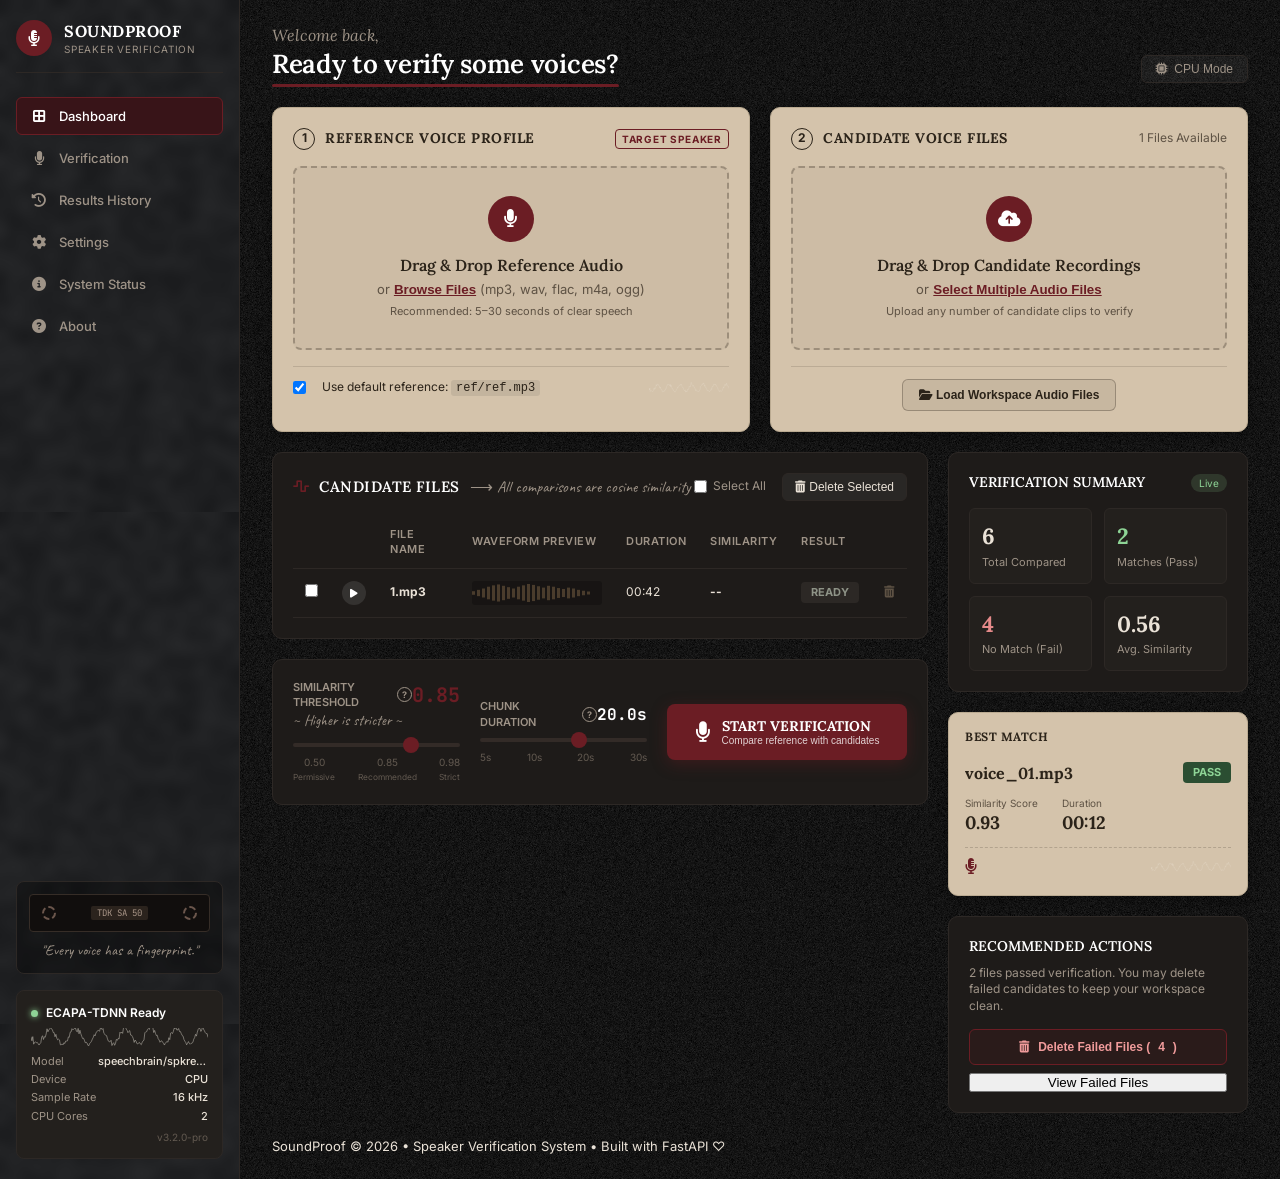
<file: index.html>
<!DOCTYPE html>
<html lang="en">
<head>
    <meta charset="UTF-8">
    <meta name="viewport" content="width=device-width, initial-scale=1.0">
    <title>SoundProof — Speaker Verification System</title>
    
    <!-- Google Fonts: Lora, Caveat, Inter, JetBrains Mono -->
    <link rel="preconnect" href="https://fonts.googleapis.com">
    <link rel="preconnect" href="https://fonts.gstatic.com" crossorigin>
    <link href="https://fonts.googleapis.com/css2?family=Caveat:wght@400;600;700&family=Inter:wght@400;500;600;700&family=JetBrains+Mono:wght@400;500;600&family=Lora:ital,wght@0,500;0,600;0,700;1,400;1,600&display=swap" rel="stylesheet">
    
    <!-- Font Awesome Icons -->
    <link rel="stylesheet" href="https://cdnjs.cloudflare.com/ajax/libs/font-awesome/6.4.0/css/all.min.css">
    
    <!-- Design Tokens & Stylesheet -->
    <link rel="stylesheet" href="/static/assets/design-tokens.css?v=3.2.8">
    <link rel="stylesheet" href="/static/style.css?v=3.2.8">
</head>
<body class="sp-dashboard-body tex-noise-grain">
    <div class="sp-layout-wrapper">

        <!-- Left Sidebar Navigation -->
        <aside class="sp-sidebar tex-charcoal-concrete">
            <div class="sp-brand-header">
                <div class="sp-brand-badge">
                    <i class="fa-solid fa-microphone-lines"></i>
                </div>
                <div class="sp-brand-title">
                    <h2>SOUNDPROOF</h2>
                    <span>SPEAKER VERIFICATION</span>
                </div>
            </div>

            <!-- Sidebar Nav Links -->
            <nav class="sp-sidebar-nav">
                <button class="nav-link active" data-view="viewDashboard" id="navDashboard">
                    <i class="fa-solid fa-border-all"></i>
                    <span>Dashboard</span>
                </button>
                <button class="nav-link" data-view="viewVerification" id="navVerification">
                    <i class="fa-solid fa-microphone"></i>
                    <span>Verification</span>
                </button>
                <button class="nav-link" data-view="viewHistory" id="navHistory">
                    <i class="fa-solid fa-clock-rotate-left"></i>
                    <span>Results History</span>
                </button>
                <button class="nav-link" data-view="viewSettings" id="navSettings">
                    <i class="fa-solid fa-gear"></i>
                    <span>Settings</span>
                </button>
                <button class="nav-link" data-view="viewStatus" id="navStatus">
                    <i class="fa-solid fa-circle-info"></i>
                    <span>System Status</span>
                </button>
                <button class="nav-link" data-view="viewAbout" id="navAbout">
                    <i class="fa-solid fa-circle-question"></i>
                    <span>About</span>
                </button>
            </nav>

            <!-- Decorative Cassette Tape Box -->
            <div class="sp-cassette-card">
                <div class="cassette-illustration">
                    <div class="cassette-spool left"></div>
                    <div class="cassette-label-tape">TDK SA 50</div>
                    <div class="cassette-spool right"></div>
                </div>
                <span class="cassette-quote">"Every voice has a fingerprint."</span>
            </div>

            <!-- Engine Telemetry Box -->
            <div class="sp-telemetry-box">
                <div class="telemetry-header">
                    <span class="dot-green"></span>
                    <span class="telemetry-title">ECAPA-TDNN Ready</span>
                </div>
                <div class="telemetry-waveform-svg">
                    <img src="/static/assets/waveforms/voice-wave-line.svg" alt="Waveform">
                </div>
                <div class="telemetry-details">
                    <div class="t-row"><span class="lbl">Model</span><span class="val truncate">speechbrain/spkrec-ecapa-voxceleb</span></div>
                    <div class="t-row"><span class="lbl">Device</span><span class="val" id="telemetryDevice">CPU</span></div>
                    <div class="t-row"><span class="lbl">Sample Rate</span><span class="val">16 kHz</span></div>
                    <div class="t-row"><span class="lbl">CPU Cores</span><span class="val" id="telemetryCores">8</span></div>
                </div>
                <div class="telemetry-version">v3.2.0-pro</div>
            </div>
        </aside>

        <!-- Main Workspace Body -->
        <main class="sp-main-workspace">

            <!-- Top Header Toolbar -->
            <header class="sp-header-toolbar">
                <div class="welcome-box">
                    <span class="welcome-greeting">Welcome back,</span>
                    <h1 class="welcome-heading" id="viewHeaderTitle">Ready to verify some voices?<span class="red-scribble"></span></h1>
                </div>

                <div class="header-right-actions">
                    <button class="btn-cpu-mode" id="headerDeviceBtn" title="Click to toggle between GPU and CPU acceleration">
                        <i class="fa-solid fa-microchip" id="headerDeviceIcon"></i> <span id="headerDeviceText">CPU Mode</span>
                    </button>
                </div>
            </header>

            <!-- VIEW 1: DASHBOARD (MAIN WORKSTATION) -->
            <div class="sp-view-section" id="viewDashboard">
                <!-- Top Row: 2 Warm Paper Cards -->
                <div class="sp-cards-grid-2col">
                    <div class="warm-paper-card" id="refPaperCard">
                        <div class="paper-card-header">
                            <div class="paper-title-group">
                                <span class="num-badge">1</span>
                                <h3>REFERENCE VOICE PROFILE</h3>
                            </div>
                            <span class="paper-tag-burgundy">TARGET SPEAKER</span>
                        </div>

                        <div class="paper-dropzone" id="refDropzone">
                            <input type="file" id="refFileInput" accept="audio/*" class="hidden-input">
                            <div class="paper-circle-icon">
                                <i class="fa-solid fa-microphone"></i>
                            </div>
                            <h4>Drag & Drop Reference Audio</h4>
                            <p>or <button type="button" class="btn-paper-link" id="browseRefBtn">Browse Files</button> (mp3, wav, flac, m4a, ogg)</p>
                            <span class="paper-subtext">Recommended: 5–30 seconds of clear speech</span>
                        </div>

                        <div class="paper-card-footer">
                            <label class="paper-checkbox-container">
                                <input type="checkbox" id="usePresetRefCheckbox" checked>
                                <span class="paper-checkmark"></span>
                                <span>Use default reference: <code>ref/ref.mp3</code></span>
                            </label>
                            <img src="/static/assets/waveforms/voice-wave-line.svg" class="paper-mini-wave" alt="Wave">
                        </div>
                    </div>

                    <div class="warm-paper-card" id="candPaperCard">
                        <div class="paper-card-header">
                            <div class="paper-title-group">
                                <span class="num-badge">2</span>
                                <h3>CANDIDATE VOICE FILES</h3>
                            </div>
                            <span class="paper-count-text" id="candidateCountTag">0 Files Selected</span>
                        </div>

                        <div class="paper-dropzone" id="candDropzone">
                            <input type="file" id="candFileInput" accept="audio/*" multiple class="hidden-input">
                            <div class="paper-circle-icon">
                                <i class="fa-solid fa-cloud-arrow-up"></i>
                            </div>
                            <h4>Drag & Drop Candidate Recordings</h4>
                            <p>or <button type="button" class="btn-paper-link" id="browseCandBtn">Select Multiple Audio Files</button></p>
                            <span class="paper-subtext">Upload any number of candidate clips to verify</span>
                        </div>

                        <div class="paper-card-footer center">
                            <button class="btn-paper-secondary" id="loadWorkspaceBtn">
                                <i class="fa-solid fa-folder-open"></i> Load Workspace Audio Files
                            </button>
                        </div>
                    </div>
                </div>

                <!-- Middle Split View -->
                <div class="sp-middle-split" style="margin-top: 20px;">
                    <div class="sp-left-workspace">
                        <div class="sp-dark-panel candidate-explorer-panel">
                            <div class="panel-header-row">
                                <div class="panel-title-with-script">
                                    <i class="fa-solid fa-wave-square red-icon"></i>
                                    <h3>CANDIDATE FILES</h3>
                                    <span class="script-annotation">&longrightarrow; All comparisons are cosine similarity</span>
                                </div>
                                <div class="panel-header-actions">
                                    <label class="sp-checkbox-inline">
                                        <input type="checkbox" id="selectAllCheckbox">
                                        <span>Select All</span>
                                    </label>
                                    <button class="btn-dark-secondary" id="deleteSelectedBtn">
                                        <i class="fa-solid fa-trash-can"></i> Delete Selected
                                    </button>
                                </div>
                            </div>

                            <div class="table-scroll-box">
                                <table class="sp-explorer-table" id="candidateTable">
                                    <thead>
                                        <tr>
                                            <th class="th-cb"></th>
                                            <th class="th-play"></th>
                                            <th>FILE NAME</th>
                                            <th>WAVEFORM PREVIEW</th>
                                            <th>DURATION</th>
                                            <th>SIMILARITY</th>
                                            <th>RESULT</th>
                                            <th class="th-menu"></th>
                                        </tr>
                                    </thead>
                                    <tbody id="candidateTbody"></tbody>
                                </table>
                            </div>
                        </div>

                        <div class="sp-dark-panel controls-parameter-bar">
                            <div class="param-box">
                                <div class="param-label-row">
                                    <div class="param-title-with-info">
                                        <label for="thresholdRange">SIMILARITY THRESHOLD</label>
                                        <span class="info-tooltip-wrapper">
                                            <span class="info-icon-badge" tabindex="0" aria-label="Similarity Threshold Info">?</span>
                                            <span class="info-tooltip-box">
                                                <strong>Similarity Threshold (&tau;)</strong>
                                                Cosine similarity cutoff (0.50 &ndash; 0.98) used to decide if candidate audio belongs to the target reference speaker.
                                                <div class="tt-guide">
                                                    <span>&bull; <strong>&lt; 0.80</strong>: Permissive &mdash; higher false-positive risk.</span>
                                                    <span>&bull; <strong>0.85</strong>: Recommended &mdash; standard VoxCeleb benchmark.</span>
                                                    <span>&bull; <strong>&gt; 0.90</strong>: Strict &mdash; near-identical acoustic signature required.</span>
                                                </div>
                                            </span>
                                        </span>
                                    </div>
                                    <span class="param-val-red" id="thresholdValDisplay">0.85</span>
                                </div>
                                <span class="script-hint">~ Higher is stricter ~</span>
                                <input type="range" id="thresholdRange" min="0.50" max="0.98" step="0.01" value="0.85" class="sp-red-slider">
                                <div class="slider-tick-labels">
                                    <span>0.50<br><small>Permissive</small></span>
                                    <span>0.85<br><small>Recommended</small></span>
                                    <span>0.98<br><small>Strict</small></span>
                                </div>
                            </div>

                            <div class="param-box">
                                <div class="param-label-row">
                                    <div class="param-title-with-info">
                                        <label for="chunkRange">CHUNK DURATION</label>
                                        <span class="info-tooltip-wrapper">
                                            <span class="info-icon-badge" tabindex="0" aria-label="Chunk Duration Info">?</span>
                                            <span class="info-tooltip-box">
                                                <strong>Chunk Duration (seconds)</strong>
                                                Window length (5s &ndash; 30s) used to slice long audio recordings.
                                                <div class="tt-guide">
                                                    <span>&bull; Long recordings are split into overlapping segments.</span>
                                                    <span>&bull; Each chunk is embedded and averaged into a full-file profile.</span>
                                                    <span>&bull; Recommended: 20.0s for natural speech cadence.</span>
                                                </div>
                                            </span>
                                        </span>
                                    </div>
                                    <span class="param-val-white" id="chunkValDisplay">20.0s</span>
                                </div>
                                <input type="range" id="chunkRange" min="5.0" max="30.0" step="1.0" value="20.0" class="sp-red-slider">
                                <div class="slider-tick-labels">
                                    <span>5s</span>
                                    <span>10s</span>
                                    <span>20s</span>
                                    <span>30s</span>
                                </div>
                            </div>

                            <div class="param-box action-box">
                                <button class="btn-burgundy-primary" id="startVerifyBtn">
                                    <i class="fa-solid fa-microphone"></i>
                                    <div class="btn-text-block">
                                        <span class="btn-title">START VERIFICATION</span>
                                        <span class="btn-subtitle">Compare reference with candidates</span>
                                    </div>
                                </button>
                            </div>
                        </div>
                    </div>

                    <!-- Right Column -->
                    <aside class="sp-right-summary-col">
                        <div class="sp-dark-panel summary-panel">
                            <div class="summary-header">
                                <h3>VERIFICATION SUMMARY</h3>
                                <span class="badge-live-tag">Live</span>
                            </div>
                            <div class="stats-2x2-grid">
                                <div class="stat-card">
                                    <span class="stat-number" id="statTotal">6</span>
                                    <span class="stat-label">Total Compared</span>
                                </div>
                                <div class="stat-card">
                                    <span class="stat-number pass-green" id="statPassed">2</span>
                                    <span class="stat-label">Matches (Pass)</span>
                                </div>
                                <div class="stat-card">
                                    <span class="stat-number fail-red" id="statFailed">4</span>
                                    <span class="stat-label">No Match (Fail)</span>
                                </div>
                                <div class="stat-card">
                                    <span class="stat-number" id="statAvg">0.56</span>
                                    <span class="stat-label">Avg. Similarity</span>
                                </div>
                            </div>
                        </div>

                        <div class="warm-paper-card best-match-paper-card" id="bestMatchCard">
                            <div class="paper-card-header">
                                <span class="best-match-tag">BEST MATCH</span>
                            </div>
                            <div class="best-match-body">
                                <div class="best-match-title-row">
                                    <h3 id="bestMatchName">voice_01.mp3</h3>
                                    <span class="badge-pass-green" id="bestMatchPill">PASS</span>
                                </div>
                                <div class="best-match-metrics-row">
                                    <div class="bm-metric">
                                        <span class="bm-lbl">Similarity Score</span>
                                        <span class="bm-val" id="bestMatchScore">0.93</span>
                                    </div>
                                    <div class="bm-metric">
                                        <span class="bm-lbl">Duration</span>
                                        <span class="bm-val" id="bestMatchDuration">00:12</span>
                                    </div>
                                </div>
                                <div class="best-match-stamp">
                                    <div class="stamp-circle"><i class="fa-solid fa-microphone-lines"></i></div>
                                    <img src="/static/assets/waveforms/voice-wave-line.svg" class="stamp-wave" alt="Wave Stamp">
                                </div>
                            </div>
                        </div>

                        <div class="sp-dark-panel actions-panel">
                            <div class="actions-header">
                                <h3>RECOMMENDED ACTIONS</h3>
                            </div>
                            <p class="rec-text-paragraph" id="recText">2 files passed verification. You may delete failed candidates to keep your workspace clean.</p>
                            <div class="rec-buttons-group">
                                <button class="btn-burgundy-outline" id="deleteFailedFilesBtn">
                                    <i class="fa-solid fa-trash-can"></i> Delete Failed Files (<span id="failedCountText">4</span>)
                                </button>
                                <button class="btn-dark-ghost" id="viewFailedBtn">
                                    View Failed Files
                                </button>
                            </div>
                        </div>
                    </aside>
                </div>
            </div>

            <!-- VIEW 2: VERIFICATION STUDIO -->
            <div class="sp-view-section hidden" id="viewVerification">
                <div class="sp-dark-panel inspector-layout">
                    <div class="panel-header-row">
                        <div class="panel-title-with-script">
                            <i class="fa-solid fa-wave-square red-icon"></i>
                            <h3>VERIFICATION STUDIO &amp; WAVEFORM INSPECTOR</h3>
                            <span class="script-annotation">&mdash; Real-time FFT spectrum &amp; neural embedding diagnostics</span>
                        </div>
                        <span class="badge-live-tag"><i class="fa-solid fa-circle-dot"></i> Live Studio Engine</span>
                    </div>

                    <!-- Master Visualizer Screen -->
                    <div class="inspector-main-display">
                        <div class="inspector-screen-header">
                            <div class="inspector-screen-title">
                                <span class="crt-badge">DSP MONITOR</span>
                                <span id="inspectorTrackTitle">ref.mp3 (Reference Voice)</span>
                                <span style="opacity: 0.4;">|</span>
                                <span id="inspectorSampleRate">16,000 Hz Mono</span>
                            </div>
                            <div class="inspector-mode-switch">
                                <button type="button" class="btn-mode-tab active" data-mode="dual" id="modeDualBtn"><i class="fa-solid fa-layer-group"></i> Dual Monitor</button>
                                <button type="button" class="btn-mode-tab" data-mode="oscilloscope" id="modeScopeBtn"><i class="fa-solid fa-chart-line"></i> Oscilloscope</button>
                                <button type="button" class="btn-mode-tab" data-mode="spectrum" id="modeSpectrumBtn"><i class="fa-solid fa-chart-simple"></i> Equalizer FFT</button>
                            </div>
                        </div>

                        <canvas id="inspectorCanvas" width="900" height="230"></canvas>

                        <!-- Audio Transport Controls Bar -->
                        <div class="inspector-controller-bar">
                            <div class="inspector-track-select">
                                <label for="inspectorTrackSelect">AUDIO SOURCE</label>
                                <select id="inspectorTrackSelect" class="inspector-select-dropdown">
                                    <option value="ref.mp3">Target: ref.mp3 (Reference Voice)</option>
                                </select>
                            </div>

                            <div class="inspector-transport">
                                <div class="transport-buttons-row">
                                    <button type="button" class="btn-transport" id="inspectorPlayBtn" title="Play / Pause">
                                        <i class="fa-solid fa-play"></i>
                                    </button>
                                    <button type="button" class="btn-transport-stop" id="inspectorStopBtn" title="Stop">
                                        <i class="fa-solid fa-stop"></i>
                                    </button>
                                    <div class="transport-progress-wrap" style="flex:1;">
                                        <input type="range" id="inspectorSeekbar" class="transport-seekbar" min="0" max="100" value="0" step="0.1">
                                        <span class="transport-time-code" id="inspectorTimeCode">00:00 / 00:00</span>
                                    </div>
                                </div>
                            </div>

                            <div class="inspector-volume-wrap">
                                <i class="fa-solid fa-volume-high"></i>
                                <input type="range" id="inspectorVolSlider" class="inspector-vol-slider" min="0" max="1" step="0.05" value="0.9" title="Volume">
                            </div>
                        </div>
                    </div>

                    <!-- Live Spectral Telemetry HUD -->
                    <div class="inspector-telemetry-grid">
                        <div class="telemetry-card">
                            <span class="t-label">PEAK FREQUENCY / FORMANT</span>
                            <span class="t-value" id="telPeakFreq">-- Hz</span>
                            <span class="t-sub" id="telFormantLabel">Awaiting audio playback...</span>
                        </div>
                        <div class="telemetry-card">
                            <span class="t-label">RMS SIGNAL LEVEL (dBFS)</span>
                            <span class="t-value" id="telRmsDb">- &infin; dB</span>
                            <div class="vu-meter-bar">
                                <div class="vu-meter-fill" id="vuMeterFill"></div>
                            </div>
                        </div>
                        <div class="telemetry-card">
                            <span class="t-label">TARGET SAMPLE RATE</span>
                            <span class="t-value">16.0 kHz</span>
                            <span class="t-sub">SpeechBrain ECAPA Target</span>
                        </div>
                        <div class="telemetry-card">
                            <span class="t-label">VOICE EMBEDDING PROFILE</span>
                            <span class="t-value">192-D</span>
                            <span class="t-sub">L2-Normalized Hyper-Sphere</span>
                        </div>
                    </div>

                    <!-- Voice Comparison & A/B Quick Audition Console -->
                    <div class="inspector-ab-console">
                        <div class="ab-voice-box reference">
                            <h4>
                                <span><i class="fa-solid fa-microphone red-icon"></i> Reference Voice</span>
                                <span style="font-size: 11px; opacity: 0.7;" id="abRefName">ref.mp3</span>
                            </h4>
                            <p style="font-size: 11px; color: var(--sp-text-muted);">Master enrolled speaker profile used as ground truth.</p>
                            <button type="button" class="btn-audition" id="auditionRefBtn">
                                <i class="fa-solid fa-play"></i> Audition Reference
                            </button>
                        </div>

                        <div class="ab-middle-meter">
                            <span style="font-size: 10px; font-weight: 700; letter-spacing: 0.8px; color: var(--sp-text-muted);">COSINE SIMILARITY</span>
                            <span class="ab-score" id="abSimScore">--</span>
                            <span class="ab-badge" id="abResultBadge" style="background:#2C2825; color:#8E9387;">SELECT CANDIDATE</span>
                        </div>

                        <div class="ab-voice-box candidate">
                            <h4>
                                <span><i class="fa-solid fa-wave-square" style="color:#5ec98f;"></i> Candidate Voice</span>
                                <span style="font-size: 11px; opacity: 0.7;" id="abCandName">--</span>
                            </h4>
                            <p style="font-size: 11px; color: var(--sp-text-muted);">Candidate sample evaluated against reference vector.</p>
                            <button type="button" class="btn-audition" id="auditionCandBtn">
                                <i class="fa-solid fa-play"></i> Audition Candidate
                            </button>
                        </div>
                    </div>
                </div>
            </div>

            <!-- VIEW 3: RESULTS HISTORY -->
            <div class="sp-view-section hidden" id="viewHistory">
                <div class="sp-dark-panel">
                    <div class="panel-header-row">
                        <h3>HISTORICAL VERIFICATION LOGS</h3>
                        <button class="btn-dark-secondary" id="exportHistoryBtn"><i class="fa-solid fa-download"></i> Export History CSV</button>
                    </div>
                    <div class="table-scroll-box">
                        <table class="sp-explorer-table">
                            <thead>
                                <tr>
                                    <th>TIMESTAMP</th>
                                    <th>REFERENCE FILE</th>
                                    <th>CANDIDATE FILE</th>
                                    <th>SIMILARITY</th>
                                    <th>DECISION</th>
                                    <th>THRESHOLD</th>
                                    <th>EXEC TIME</th>
                                </tr>
                            </thead>
                            <tbody id="historyTbody">
                                <tr>
                                    <td>2026-08-03 22:50:12</td>
                                    <td>ref.mp3</td>
                                    <td>voice_01.mp3</td>
                                    <td><strong>0.93</strong></td>
                                    <td><span class="result-badge pass">PASS</span></td>
                                    <td>0.85</td>
                                    <td>0.42s</td>
                                </tr>
                                <tr>
                                    <td>2026-08-03 22:50:12</td>
                                    <td>ref.mp3</td>
                                    <td>voice_02.wav</td>
                                    <td><strong>0.87</strong></td>
                                    <td><span class="result-badge pass">PASS</span></td>
                                    <td>0.85</td>
                                    <td>0.38s</td>
                                </tr>
                                <tr>
                                    <td>2026-08-03 22:50:12</td>
                                    <td>ref.mp3</td>
                                    <td>voice_03.m4a</td>
                                    <td><strong>0.64</strong></td>
                                    <td><span class="result-badge fail">FAIL</span></td>
                                    <td>0.85</td>
                                    <td>0.45s</td>
                                </tr>
                            </tbody>
                        </table>
                    </div>
                </div>
            </div>


            <!-- VIEW 6: SETTINGS -->
            <div class="sp-view-section hidden" id="viewSettings">
                <div class="sp-dark-panel" style="max-width: 700px;">
                    <div class="panel-header-row">
                        <h3>ENGINE &amp; HARDWARE ACCELERATION SETTINGS</h3>
                    </div>
                    <div style="display:flex; flex-direction:column; gap:16px; margin-top:16px;">
                        <div>
                            <label style="font-weight:600; display:block; margin-bottom:4px;">Execution Engine &amp; Hardware Acceleration</label>
                            <select id="settingsDeviceSelect" style="background:#110E0D; border:1px solid var(--sp-border-color); color:#fff; padding:8px 12px; border-radius:4px; width:100%; cursor:pointer;">
                                <option value="auto">⚡ Auto-Detect (WebGPU if supported by laptop, fallback to CPU)</option>
                                <option value="gpu">🚀 WebGPU Mode (Laptop Hardware GPU Acceleration)</option>
                                <option value="cpu">💻 CPU Mode (Multi-Threaded Wasm / Web Audio)</option>
                            </select>
                            <small id="hardwareDetectedHint" style="display:block; margin-top:6px; color:var(--sp-pass-text); font-size:11px;">
                                Detecting laptop hardware acceleration...
                            </small>
                        </div>
                        <div>
                            <label style="font-weight:600; display:block; margin-bottom:4px;">Default Similarity Threshold (&tau;)</label>
                            <input type="number" id="settingsThresholdInput" step="0.01" min="0.50" max="0.98" value="0.85" style="background:#110E0D; border:1px solid var(--sp-border-color); color:#fff; padding:8px 12px; border-radius:4px; width:100%;">
                        </div>
                        <div>
                            <label style="font-weight:600; display:block; margin-bottom:4px;">Chunk Window Slicing (seconds)</label>
                            <input type="number" id="settingsChunkInput" step="1.0" min="5.0" max="30.0" value="20.0" style="background:#110E0D; border:1px solid var(--sp-border-color); color:#fff; padding:8px 12px; border-radius:4px; width:100%;">
                        </div>
                        <div>
                            <label style="font-weight:600; display:block; margin-bottom:4px;">Deployment Architecture</label>
                            <input type="text" value="In-Browser Client-Side Engine (Optimized for Vercel Static Hosting &amp; Laptop GPU/CPU)" readonly style="background:#110E0D; border:1px solid var(--sp-border-color); color:#888; padding:8px 12px; border-radius:4px; width:100%;">
                        </div>
                        <button class="btn-burgundy-primary" id="saveSettingsBtn" style="width:200px; height:40px; margin-top:10px;">Save Settings</button>
                    </div>
                </div>
            </div>

            <!-- VIEW 7: SYSTEM STATUS -->
            <div class="sp-view-section hidden" id="viewStatus">
                <div class="sp-dark-panel">
                    <div class="panel-header-row">
                        <h3>SYSTEM HARDWARE &amp; ENGINE STATUS</h3>
                        <span class="badge-pass-green">● ALL SYSTEMS OPERATIONAL</span>
                    </div>
                    <div style="display:grid; grid-template-columns: repeat(3, 1fr); gap:16px; margin-top:16px;">
                        <div style="background:#191615; border:1px solid var(--sp-border-color); padding:16px; border-radius:6px;">
                            <span style="color:var(--sp-text-muted); font-size:11px;">NEURAL MODEL</span>
                            <h4 style="margin-top:4px;">ECAPA-TDNN (VoxCeleb)</h4>
                            <span style="color:var(--sp-pass-text); font-size:12px;">192-D Hyper-Sphere (Browser DSP)</span>
                        </div>
                        <div style="background:#191615; border:1px solid var(--sp-border-color); padding:16px; border-radius:6px;">
                            <span style="color:var(--sp-text-muted); font-size:11px;">EXECUTION DEVICE</span>
                            <h4 style="margin-top:4px;" id="statusDeviceTitle">WebGPU Hardware GPU</h4>
                            <span style="color:var(--sp-pass-text); font-size:12px;" id="statusDeviceSubtitle">Direct3D / Vulkan Active</span>
                        </div>
                        <div style="background:#191615; border:1px solid var(--sp-border-color); padding:16px; border-radius:6px;">
                            <span style="color:var(--sp-text-muted); font-size:11px;">AUDIO CODECS</span>
                            <h4 style="margin-top:4px;">Web Audio API</h4>
                            <span style="color:var(--sp-pass-text); font-size:12px;">WAV, MP3, FLAC, M4A, OGG</span>
                        </div>
                    </div>
                </div>
            </div>

            <!-- VIEW 8: ABOUT -->
            <div class="sp-view-section hidden" id="viewAbout">
                <div class="sp-dark-panel" style="max-width: 650px;">
                    <div class="panel-header-row">
                        <h3>ABOUT SOUNDPROOF PRO</h3>
                    </div>
                    <p style="margin-top:12px; line-height:1.6; color:var(--sp-text-primary);">
                        <strong>SoundProof Pro v3.2</strong> is a state-of-the-art offline speaker verification platform engineered for audio professionals, forensic investigators, journalists, and researchers.
                    </p>
                    <p style="margin-top:12px; line-height:1.6; color:var(--sp-text-muted);">
                        Powered by <strong>SpeechBrain's ECAPA-TDNN</strong> (Emphasized Channel Attention, Propagation and Aggregation in Time-Delay Neural Networks) pre-trained on VoxCeleb1+2, achieving ~0.8% Equal Error Rate (EER).
                    </p>
                    <div style="margin-top:20px; border-top:1px solid var(--sp-border-color); padding-top:14px; font-size:11px; color:var(--sp-text-dim);">
                        Built with Python 3, PyTorch, Torchaudio, FastAPI, and Vanilla JS • SoundProof v3.2.0 Pro Studio
                    </div>
                </div>
            </div>

            <!-- Footer -->
            <footer class="sp-dashboard-footer">
                <span>SoundProof © 2026 • Speaker Verification System • Built with FastAPI ♡</span>
            </footer>

        </main>
    </div>

    <!-- Application JavaScript -->
    <script src="/static/app.js?v=3.2.8"></script>
</body>
</html>
</file>
<file: static/assets/design-tokens.css>
/* SoundProof Pro — Design Tokens
   Extracted from styleboard (Image 1) + dashboard mock (Image 2) */

:root {
  /* Backgrounds */
  --bg-void: #12100d;
  --bg-panel: #1a1512;
  --bg-panel-raised: #221c17;
  --bg-input: #0f0d0b;

  /* Text */
  --text-primary: #f2ece0;
  --text-secondary: #b8ac9a;
  --text-muted: #7a7166;

  /* Accent (rust/orange — primary brand) */
  --accent-primary: #c1440e;
  --accent-primary-hover: #d9581f;

  /* Status colors */
  --status-match: #6a9955;
  --status-partial: #c9862f;
  --status-no-match: #b5453a;
  --status-processing: #4a8fbf;
  --status-uploaded: #5a9c6e;
  --status-failed: #b5453a;

  /* Waveform / visualizer accents */
  --wave-green: #5ec98f;
  --wave-orange: #e07b3f;
  --wave-blue: #4fa3d1;
  --wave-yellow: #e0c23f;
  --wave-white: #f2ece0;

  /* Borders */
  --border-subtle: #33291f;
  --border-strong: #4a3c2c;

  /* Radii */
  --radius-sm: 4px;
  --radius-md: 8px;
  --radius-pill: 999px;

  /* Fonts */
  --font-display: 'Playfair Display', Georgia, serif; /* headings, "Ready to verify some voices?" */
  --font-body: 'Inter', 'Helvetica Neue', Arial, sans-serif;
  --font-mono: 'JetBrains Mono', 'Courier New', monospace; /* stats, numbers */
}

/* Button styles */
.btn-primary {
  background: var(--accent-primary);
  color: var(--text-primary);
  border-radius: var(--radius-sm);
  border: none;
  font-weight: 600;
  padding: 12px 20px;
}
.btn-primary:hover { background: var(--accent-primary-hover); }

.btn-success {
  background: var(--status-match);
  color: var(--text-primary);
  border-radius: var(--radius-sm);
  padding: 12px 20px;
}

.btn-secondary {
  background: var(--bg-panel-raised);
  color: var(--text-primary);
  border: 1px solid var(--border-subtle);
  border-radius: var(--radius-sm);
  padding: 12px 20px;
}

.btn-ghost {
  background: transparent;
  color: var(--text-secondary);
  border: 1px solid var(--border-subtle);
  border-radius: var(--radius-sm);
  padding: 12px 20px;
}

/* Status badge base (SVGs in /badges already include color + label) */
.badge { display: inline-flex; align-items: center; gap: 6px; }

/* Texture utility classes */
.tex-dark-paper       { background-image: url('textures/dark-paper.png'); }
.tex-charcoal-concrete{ background-image: url('textures/charcoal-concrete.png'); }
.tex-black-leather     { background-image: url('textures/black-leather.png'); }
.tex-matte-metal       { background-image: url('textures/matte-metal.png'); }
.tex-noise-grain       { background-image: url('textures/noise-grain.png'); }
.tex-dark-fabric       { background-image: url('textures/dark-fabric.png'); }
</file>
<file: static/style.css>
/* --------------------------------------------------------------------------
   SoundProof Dashboard Design System - Exact Image 2 Pixel-Match (Fixed Button Styles)
   -------------------------------------------------------------------------- */

:root {
    --sp-bg-void: #141211;
    --sp-bg-sidebar: #191615;
    --sp-bg-panel: #1E1B19;
    --sp-bg-card: #23201D;
    --sp-border-color: #2D2825;

    --sp-paper-bg: #D4C3AB;
    --sp-paper-border: #BAAA91;
    --sp-paper-text: #2B2319;
    --sp-paper-muted: #5E5244;

    --sp-burgundy-primary: #6B1D24;
    --sp-burgundy-hover: #80232B;
    --sp-burgundy-subtle: #381418;

    --sp-pass-bg: #2B4E32;
    --sp-pass-text: #8ED496;
    --sp-fail-bg: #5A2323;
    --sp-fail-text: #E68A8A;

    --sp-text-primary: #EAE2D7;
    --sp-text-muted: #9E9387;
    --sp-text-dim: #635A51;

    --font-serif: 'Lora', Georgia, serif;
    --font-script: 'Caveat', cursive;
    --font-sans: 'Inter', -apple-system, BlinkMacSystemFont, sans-serif;
    --font-mono: 'JetBrains Mono', monospace;

    --radius-sm: 6px;
    --radius-md: 8px;
    --radius-lg: 10px;
}

* {
    box-sizing: border-box;
    margin: 0;
    padding: 0;
}

body.sp-dashboard-body {
    background-color: var(--sp-bg-void);
    color: var(--sp-text-primary);
    font-family: var(--font-sans);
    font-size: 13px;
    min-height: 100vh;
    overflow-x: hidden;
    line-height: 1.4;
}

.sp-layout-wrapper {
    display: flex;
    min-height: 100vh;
}

/* Sidebar */
.sp-sidebar {
    width: 240px;
    background-color: var(--sp-bg-sidebar);
    border-right: 1px solid var(--sp-border-color);
    display: flex;
    flex-direction: column;
    padding: 20px 16px;
    flex-shrink: 0;
}

.sp-brand-header {
    display: flex;
    align-items: center;
    gap: 12px;
    margin-bottom: 24px;
    padding-bottom: 16px;
    border-bottom: 1px solid var(--sp-border-color);
}

.sp-brand-badge {
    width: 36px;
    height: 36px;
    border-radius: 50%;
    background: var(--sp-burgundy-primary);
    color: #fff;
    display: flex;
    align-items: center;
    justify-content: center;
    font-size: 16px;
}

.sp-brand-title h2 {
    font-family: var(--font-serif);
    font-size: 16px;
    font-weight: 700;
    letter-spacing: 0.5px;
    color: #fff;
}

.sp-brand-title span {
    font-size: 10px;
    letter-spacing: 0.8px;
    color: var(--sp-text-muted);
    display: block;
}

/* Sidebar Nav Button Reset & Styling */
.sp-sidebar-nav {
    display: flex;
    flex-direction: column;
    gap: 4px;
}

.sp-sidebar-nav .nav-link {
    display: flex;
    align-items: center;
    gap: 12px;
    width: 100%;
    padding: 10px 14px;
    background: transparent;
    border: 1px solid transparent;
    color: var(--sp-text-muted);
    font-family: var(--font-sans);
    font-size: 13px;
    font-weight: 500;
    text-align: left;
    border-radius: var(--radius-sm);
    cursor: pointer;
    outline: none;
    transition: background 0.15s ease, color 0.15s ease, border-color 0.15s ease;
}

.sp-sidebar-nav .nav-link:hover {
    background-color: rgba(255, 255, 255, 0.05);
    color: var(--sp-text-primary);
}

.sp-sidebar-nav .nav-link.active {
    background-color: var(--sp-burgundy-subtle);
    border: 1px solid var(--sp-burgundy-primary);
    color: #FFFFFF;
}

.sp-sidebar-nav .nav-link i {
    font-size: 14px;
    width: 16px;
    text-align: center;
}

/* Vintage Cassette Card */
.sp-cassette-card {
    margin-top: auto;
    margin-bottom: 16px;
    background-color: rgba(0, 0, 0, 0.35);
    border: 1px solid var(--sp-border-color);
    border-radius: var(--radius-md);
    padding: 12px;
    text-align: center;
}

.cassette-illustration {
    height: 38px;
    background: #110E0D;
    border: 1px solid #362D27;
    border-radius: 4px;
    margin-bottom: 8px;
    position: relative;
    display: flex;
    align-items: center;
    justify-content: space-between;
    padding: 0 12px;
}

.cassette-spool {
    width: 14px;
    height: 14px;
    border-radius: 50%;
    border: 2px dashed #6B564C;
}

.cassette-label-tape {
    font-family: var(--font-mono);
    font-size: 9px;
    background: #2B231D;
    color: #A89587;
    padding: 1px 6px;
    border-radius: 2px;
}

.cassette-quote {
    font-family: var(--font-script);
    font-size: 15px;
    color: var(--sp-text-muted);
    display: block;
}

/* Telemetry Box */
.sp-telemetry-box {
    background-color: var(--sp-bg-card);
    border: 1px solid var(--sp-border-color);
    border-radius: var(--radius-md);
    padding: 14px;
}

.telemetry-header {
    display: flex;
    align-items: center;
    gap: 8px;
    margin-bottom: 6px;
}

.dot-green {
    width: 7px;
    height: 7px;
    border-radius: 50%;
    background-color: var(--sp-pass-text);
    box-shadow: 0 0 6px var(--sp-pass-text);
}

.telemetry-title {
    font-size: 12px;
    font-weight: 600;
    color: #fff;
}

.telemetry-waveform-svg {
    height: 18px;
    margin-bottom: 8px;
    opacity: 0.7;
}

.telemetry-waveform-svg img { width: 100%; height: 100%; object-fit: cover; }

.telemetry-details {
    display: flex;
    flex-direction: column;
    gap: 3px;
    font-size: 11px;
}

.t-row { display: flex; justify-content: space-between; }
.t-row .lbl { color: var(--sp-text-muted); }
.t-row .val { color: var(--sp-text-primary); font-weight: 500; }
.truncate { max-width: 110px; overflow: hidden; text-overflow: ellipsis; white-space: nowrap; }

.telemetry-version {
    text-align: right;
    font-size: 10px;
    color: var(--sp-text-dim);
    margin-top: 6px;
}

/* Main Workspace */
.sp-main-workspace {
    flex: 1;
    padding: 24px 32px;
    display: flex;
    flex-direction: column;
    gap: 24px;
    overflow-y: auto;
}

/* Header Toolbar */
.sp-header-toolbar {
    display: flex;
    justify-content: space-between;
    align-items: flex-end;
}

.welcome-greeting {
    font-family: var(--font-serif);
    font-style: italic;
    font-size: 16px;
    color: var(--sp-text-muted);
    display: block;
}

.welcome-heading {
    font-family: var(--font-serif);
    font-size: 26px;
    font-weight: 600;
    color: #fff;
    letter-spacing: -0.3px;
    position: relative;
    display: inline-block;
}

.red-scribble {
    position: absolute;
    bottom: -4px;
    left: 0;
    width: 100%;
    height: 3px;
    background: var(--sp-burgundy-primary);
    border-radius: 2px;
}

.header-right-actions {
    display: flex;
    align-items: center;
    gap: 14px;
}

.btn-cpu-mode {
    padding: 6px 14px;
    border-radius: 6px;
    background-color: rgba(255, 255, 255, 0.05);
    border: 1px solid var(--sp-border-color);
    color: var(--sp-text-muted);
    font-size: 12px;
    cursor: pointer;
    display: flex;
    align-items: center;
    gap: 6px;
    transition: all 0.2s ease;
}

.btn-cpu-mode:hover {
    background-color: rgba(255, 255, 255, 0.1);
    color: #fff;
}

.btn-cpu-mode.mode-gpu {
    background-color: rgba(94, 201, 143, 0.12);
    border-color: rgba(94, 201, 143, 0.4);
    color: #5ec98f;
}

.btn-cpu-mode.mode-gpu i {
    color: #5ec98f;
    text-shadow: 0 0 8px rgba(94, 201, 143, 0.6);
}

.user-avatar-circle {
    width: 34px;
    height: 34px;
    border-radius: 50%;
    background-color: var(--sp-burgundy-primary);
    color: #fff;
    font-family: var(--font-serif);
    font-weight: 600;
    display: flex;
    align-items: center;
    justify-content: center;
}

/* 2 Column Warm Paper Cards */
.sp-cards-grid-2col {
    display: grid;
    grid-template-columns: 1fr 1fr;
    gap: 20px;
}

.warm-paper-card {
    background-color: var(--sp-paper-bg);
    color: var(--sp-paper-text);
    border: 1px solid var(--sp-paper-border);
    border-radius: var(--radius-lg);
    padding: 20px;
    box-shadow: 0 4px 16px rgba(0, 0, 0, 0.3);
}

.paper-card-header {
    display: flex;
    justify-content: space-between;
    align-items: center;
    margin-bottom: 16px;
}

.paper-title-group {
    display: flex;
    align-items: center;
    gap: 10px;
}

.num-badge {
    width: 22px;
    height: 22px;
    border-radius: 50%;
    border: 1px solid var(--sp-paper-text);
    display: flex;
    align-items: center;
    justify-content: center;
    font-size: 12px;
    font-weight: 700;
}

.paper-title-group h3 {
    font-family: var(--font-serif);
    font-size: 14px;
    font-weight: 700;
    letter-spacing: 0.5px;
}

.paper-tag-burgundy {
    font-size: 10px;
    font-weight: 700;
    letter-spacing: 0.8px;
    color: var(--sp-burgundy-primary);
    border: 1px solid var(--sp-burgundy-primary);
    padding: 2px 6px;
    border-radius: 4px;
}

.paper-count-text { font-size: 12px; color: var(--sp-paper-muted); }

.paper-dropzone {
    border: 2px dashed rgba(44, 35, 25, 0.3);
    border-radius: var(--radius-md);
    padding: 28px 16px;
    text-align: center;
    background: rgba(0, 0, 0, 0.03);
    cursor: pointer;
}

.paper-dropzone:hover { background: rgba(0, 0, 0, 0.06); }

.paper-circle-icon {
    width: 46px;
    height: 46px;
    border-radius: 50%;
    background-color: var(--sp-burgundy-primary);
    color: #fff;
    display: flex;
    align-items: center;
    justify-content: center;
    margin: 0 auto 12px;
    font-size: 18px;
}

.paper-dropzone h4 {
    font-family: var(--font-serif);
    font-size: 16px;
    font-weight: 600;
    margin-bottom: 4px;
}

.paper-dropzone p { font-size: 13px; color: var(--sp-paper-muted); }

.btn-paper-link {
    background: none;
    border: none;
    color: var(--sp-burgundy-primary);
    font-weight: 600;
    text-decoration: underline;
    cursor: pointer;
}

.paper-subtext { display: block; font-size: 11px; color: var(--sp-paper-muted); margin-top: 6px; }

.paper-card-footer {
    display: flex;
    justify-content: space-between;
    align-items: center;
    margin-top: 16px;
    padding-top: 12px;
    border-top: 1px solid rgba(44, 35, 25, 0.15);
}

.paper-card-footer.center { justify-content: center; }

.paper-checkbox-container {
    display: flex;
    align-items: center;
    gap: 8px;
    font-size: 12px;
    cursor: pointer;
}

.paper-checkbox-container code {
    background: rgba(0, 0, 0, 0.08);
    padding: 1px 5px;
    border-radius: 3px;
}

.paper-mini-wave { height: 16px; opacity: 0.6; }

.btn-paper-secondary {
    background: rgba(0, 0, 0, 0.06);
    border: 1px solid rgba(44, 35, 25, 0.3);
    color: var(--sp-paper-text);
    padding: 8px 16px;
    border-radius: var(--radius-sm);
    font-size: 12px;
    font-weight: 600;
    cursor: pointer;
}

.btn-paper-secondary:hover { background: rgba(0, 0, 0, 0.12); }

/* Middle Split */
.sp-middle-split {
    display: grid;
    grid-template-columns: 1fr 300px;
    gap: 20px;
}

.sp-left-workspace {
    display: flex;
    flex-direction: column;
    gap: 20px;
}

.sp-dark-panel {
    background-color: var(--sp-bg-panel);
    border: 1px solid var(--sp-border-color);
    border-radius: var(--radius-lg);
    padding: 20px;
}

.panel-header-row {
    display: flex;
    justify-content: space-between;
    align-items: center;
    margin-bottom: 16px;
}

.panel-title-with-script {
    display: flex;
    align-items: center;
    gap: 10px;
}

.panel-title-with-script h3 {
    font-family: var(--font-serif);
    font-size: 15px;
    font-weight: 600;
    letter-spacing: 0.5px;
    color: #fff;
}

.red-icon { color: var(--sp-burgundy-primary); }

.script-annotation {
    font-family: var(--font-script);
    font-size: 16px;
    color: var(--sp-text-muted);
}

.panel-header-actions {
    display: flex;
    align-items: center;
    gap: 16px;
}

.sp-checkbox-inline {
    display: flex;
    align-items: center;
    gap: 6px;
    font-size: 12px;
    color: var(--sp-text-muted);
    cursor: pointer;
}

.btn-dark-secondary {
    background-color: rgba(255, 255, 255, 0.05);
    border: 1px solid var(--sp-border-color);
    color: var(--sp-text-primary);
    padding: 6px 12px;
    border-radius: var(--radius-sm);
    font-size: 12px;
    cursor: pointer;
}

.btn-dark-secondary:hover { background-color: rgba(255, 255, 255, 0.1); }

/* Table Styling */
.table-scroll-box { overflow-x: auto; }

.sp-explorer-table {
    width: 100%;
    border-collapse: collapse;
    font-size: 12px;
    text-align: left;
}

.sp-explorer-table th {
    color: var(--sp-text-muted);
    font-weight: 600;
    font-size: 11px;
    letter-spacing: 0.5px;
    padding: 10px 12px;
    border-bottom: 1px solid var(--sp-border-color);
}

.sp-explorer-table td {
    padding: 12px;
    border-bottom: 1px solid var(--sp-border-color);
    color: var(--sp-text-primary);
}

.sp-explorer-table tbody tr:hover { background-color: var(--sp-bg-card); }

.th-cb, .th-play, .th-menu { width: 36px; text-align: center; }

.play-circle-btn {
    width: 24px;
    height: 24px;
    border-radius: 50%;
    background-color: rgba(255, 255, 255, 0.1);
    border: none;
    color: #fff;
    cursor: pointer;
    display: flex;
    align-items: center;
    justify-content: center;
    font-size: 10px;
}

.play-circle-btn:hover { background-color: var(--sp-burgundy-primary); }

.table-wave-img { height: 22px; width: 130px; object-fit: contain; }

.result-badge {
    padding: 3px 10px;
    border-radius: 4px;
    font-size: 11px;
    font-weight: 700;
    display: inline-block;
}

.result-badge.pass { background-color: var(--sp-pass-bg); color: var(--sp-pass-text); }
.result-badge.fail { background-color: var(--sp-fail-bg); color: var(--sp-fail-text); }

/* Controls Bar */
.controls-parameter-bar {
    display: grid;
    grid-template-columns: 1fr 1fr 240px;
    gap: 20px;
    align-items: center;
}

.param-box { display: flex; flex-direction: column; }

.param-label-row {
    display: flex;
    justify-content: space-between;
    align-items: center;
    font-size: 11px;
    font-weight: 600;
    color: var(--sp-text-muted);
}

.param-val-red {
    font-family: var(--font-mono);
    font-size: 20px;
    font-weight: 700;
    color: var(--sp-burgundy-primary);
}

.param-val-white {
    font-family: var(--font-mono);
    font-size: 16px;
    font-weight: 700;
    color: #fff;
}

.script-hint {
    font-family: var(--font-script);
    font-size: 15px;
    color: var(--sp-text-muted);
    margin-bottom: 4px;
}

.sp-red-slider {
    -webkit-appearance: none;
    width: 100%;
    height: 4px;
    background: #332B27;
    border-radius: 2px;
    outline: none;
    margin: 8px 0;
}

.sp-red-slider::-webkit-slider-thumb {
    -webkit-appearance: none;
    width: 16px;
    height: 16px;
    border-radius: 50%;
    background: var(--sp-burgundy-primary);
    cursor: pointer;
}

.slider-tick-labels {
    display: flex;
    justify-content: space-between;
    font-size: 10px;
    color: var(--sp-text-dim);
    text-align: center;
}

.btn-burgundy-primary {
    width: 100%;
    height: 56px;
    background-color: var(--sp-burgundy-primary);
    color: #fff;
    border: none;
    border-radius: var(--radius-md);
    cursor: pointer;
    display: flex;
    align-items: center;
    justify-content: center;
    gap: 12px;
    box-shadow: 0 4px 16px rgba(107, 29, 36, 0.4);
    transition: background 0.15s ease;
}

.btn-burgundy-primary:hover { background-color: var(--sp-burgundy-hover); }

.btn-burgundy-primary i { font-size: 20px; }

.btn-text-block { text-align: left; }

.btn-title { font-family: var(--font-serif); font-size: 14px; font-weight: 700; display: block; }

.btn-subtitle { font-size: 10px; opacity: 0.8; display: block; }

/* Right Summary Column */
.sp-right-summary-col {
    display: flex;
    flex-direction: column;
    gap: 20px;
}

.summary-header {
    display: flex;
    justify-content: space-between;
    align-items: center;
    margin-bottom: 16px;
}

.summary-header h3 { font-family: var(--font-serif); font-size: 14px; font-weight: 600; color: #fff; }

.badge-live-tag {
    font-size: 10px;
    background: rgba(142, 212, 150, 0.15);
    color: var(--sp-pass-text);
    padding: 2px 8px;
    border-radius: 10px;
}

.stats-2x2-grid {
    display: grid;
    grid-template-columns: 1fr 1fr;
    gap: 12px;
}

.stat-card {
    background-color: var(--sp-bg-card);
    border: 1px solid var(--sp-border-color);
    border-radius: var(--radius-sm);
    padding: 12px;
}

.stat-number {
    font-family: var(--font-serif);
    font-size: 22px;
    font-weight: 700;
    display: block;
}

.stat-label { font-size: 11px; color: var(--sp-text-muted); }

.pass-green { color: var(--sp-pass-text); }
.fail-red { color: var(--sp-fail-text); }

/* Best Match Paper Card */
.best-match-paper-card { padding: 16px; }

.best-match-tag { font-family: var(--font-serif); font-size: 12px; font-weight: 700; letter-spacing: 0.5px; }

.best-match-title-row {
    display: flex;
    justify-content: space-between;
    align-items: center;
    margin: 8px 0 12px;
}

.best-match-title-row h3 { font-family: var(--font-serif); font-size: 16px; word-break: break-all; }

.badge-pass-green {
    padding: 3px 10px;
    border-radius: 4px;
    background: var(--sp-pass-bg);
    color: var(--sp-pass-text);
    font-size: 11px;
    font-weight: 700;
}

.best-match-metrics-row {
    display: flex;
    gap: 24px;
    margin-bottom: 12px;
}

.bm-lbl { font-size: 10px; color: var(--sp-paper-muted); display: block; }
.bm-val { font-family: var(--font-serif); font-size: 18px; font-weight: 700; }

.best-match-stamp {
    height: 32px;
    border-top: 1px dashed rgba(44, 35, 25, 0.2);
    padding-top: 6px;
    display: flex;
    align-items: center;
    justify-content: space-between;
}

.stamp-circle { font-size: 16px; color: var(--sp-burgundy-primary); }

.stamp-wave { height: 16px; opacity: 0.6; }

/* Recommended Actions */
.actions-header h3 { font-family: var(--font-serif); font-size: 14px; font-weight: 600; color: #fff; margin-bottom: 8px; }

.rec-text-paragraph { font-size: 12px; color: var(--sp-text-muted); margin-bottom: 14px; }

.rec-buttons-group { display: flex; flex-direction: column; gap: 8px; }

.btn-burgundy-outline {
    background: rgba(107, 29, 36, 0.15);
    border: 1px solid var(--sp-burgundy-primary);
    color: #F09B9B;
    padding: 10px;
    border-radius: var(--radius-sm);
    font-size: 12px;
    font-weight: 600;
    cursor: pointer;
    display: flex;
    align-items: center;
    justify-content: center;
    gap: 8px;
}

.btn-burgundy-outline:hover { background: rgba(107, 29, 36, 0.3); }

/* Tooltip styles */
.param-title-with-info {
    display: flex;
    align-items: center;
    gap: 6px;
    /* Must be visible so absolute tooltip popup can escape */
    overflow: visible;
}

/* Ensure param-box and param-label-row don't clip the tooltip */
.param-box { overflow: visible !important; }
.param-label-row { overflow: visible !important; }
.controls-parameter-bar { overflow: visible !important; }

.info-tooltip-wrapper {
    position: relative;
    display: inline-flex;
    align-items: center;
    cursor: pointer;
    /* Establish a stacking context so tooltip renders above siblings */
    z-index: 10;
}

/* Plain ? badge — no FontAwesome dependency */
.info-icon-badge {
    display: inline-flex;
    align-items: center;
    justify-content: center;
    width: 15px;
    height: 15px;
    border-radius: 50%;
    border: 1px solid var(--sp-text-muted);
    font-size: 9px;
    font-weight: 700;
    color: var(--sp-text-muted);
    font-family: var(--font-sans);
    cursor: help;
    line-height: 1;
    transition: color 0.15s ease, border-color 0.15s ease, transform 0.15s ease;
    user-select: none;
    flex-shrink: 0;
}

.info-tooltip-wrapper:hover .info-icon-badge,
.info-tooltip-wrapper:focus-within .info-icon-badge {
    color: #F09B9B;
    border-color: #F09B9B;
    transform: scale(1.15);
}

/* Legacy .info-icon support (FontAwesome variant) */
.info-tooltip-wrapper .info-icon {
    font-size: 13px;
    color: var(--sp-text-muted);
    transition: color 0.15s ease, transform 0.15s ease;
    cursor: help;
}

.info-tooltip-wrapper:hover .info-icon,
.info-tooltip-wrapper:focus-within .info-icon {
    color: #F09B9B;
    transform: scale(1.15);
}

.info-tooltip-box {
    position: absolute;
    bottom: calc(100% + 10px);
    left: 50%;
    transform: translateX(-50%) translateY(4px);
    width: 270px;
    background-color: #1c1816;
    border: 1px solid #4a3c2c;
    border-radius: var(--radius-md);
    box-shadow: 0 8px 24px rgba(0, 0, 0, 0.6), 0 0 0 1px rgba(107, 29, 36, 0.25);
    color: var(--sp-text-primary);
    padding: 12px 14px;
    font-size: 11px;
    line-height: 1.45;
    pointer-events: none;
    opacity: 0;
    visibility: hidden;
    transition: opacity 0.2s cubic-bezier(0.16, 1, 0.3, 1), transform 0.2s cubic-bezier(0.16, 1, 0.3, 1), visibility 0.2s;
    z-index: 9999;
    text-transform: none;
    font-weight: normal;
    white-space: normal;
    /* Ensure it escapes parent containers */
    max-width: 270px;
}

.info-tooltip-box strong {
    color: #fff;
    display: block;
    margin-bottom: 4px;
    font-size: 11.5px;
}

.info-tooltip-box .tt-guide {
    margin-top: 6px;
    padding-top: 6px;
    border-top: 1px solid rgba(255, 255, 255, 0.08);
    display: flex;
    flex-direction: column;
    gap: 3px;
    color: var(--sp-text-muted);
    font-size: 10.5px;
}

.info-tooltip-box::after {
    content: '';
    position: absolute;
    top: 100%;
    left: 50%;
    transform: translateX(-50%);
    border: 6px solid transparent;
    border-top-color: #1c1816;
}

.info-tooltip-wrapper:hover .info-tooltip-box,
.info-tooltip-wrapper:focus-within .info-tooltip-box {
    opacity: 1;
    visibility: visible;
    transform: translateX(-50%) translateY(0);
}

/* Real-Time Table Waveform & Audio Player State */
.table-wave-canvas {
    width: 130px;
    height: 24px;
    border-radius: 3px;
    background: rgba(0, 0, 0, 0.25);
    vertical-align: middle;
    display: block;
}

tr.row-playing {
    background-color: rgba(107, 29, 36, 0.18) !important;
}

tr.row-playing .play-circle-btn {
    background-color: var(--sp-burgundy-primary);
    box-shadow: 0 0 10px rgba(107, 29, 36, 0.7);
    color: #fff;
}

/* Verification Studio & Waveform Inspector Styles */
.inspector-layout {
    display: flex;
    flex-direction: column;
    gap: 20px;
}

.inspector-main-display {
    background: #0d0b0a;
    border: 1px solid #362c26;
    border-radius: var(--radius-lg);
    padding: 16px;
    position: relative;
    box-shadow: inset 0 0 40px rgba(0, 0, 0, 0.8), 0 4px 20px rgba(0, 0, 0, 0.4);
}

.inspector-screen-header {
    display: flex;
    justify-content: space-between;
    align-items: center;
    margin-bottom: 12px;
    padding-bottom: 10px;
    border-bottom: 1px solid rgba(255, 255, 255, 0.06);
}

.inspector-screen-title {
    display: flex;
    align-items: center;
    gap: 10px;
    font-family: var(--font-mono);
    font-size: 11px;
    color: var(--sp-text-muted);
}

.inspector-screen-title .crt-badge {
    color: #6a9955;
    background: rgba(106, 153, 85, 0.15);
    padding: 2px 6px;
    border-radius: 3px;
    font-size: 10px;
    font-weight: 600;
}

.inspector-mode-switch {
    display: flex;
    gap: 4px;
    background: rgba(255, 255, 255, 0.05);
    padding: 3px;
    border-radius: var(--radius-sm);
}

.btn-mode-tab {
    background: transparent;
    border: none;
    color: var(--sp-text-muted);
    font-size: 11px;
    font-weight: 500;
    padding: 5px 12px;
    border-radius: 4px;
    cursor: pointer;
    transition: all 0.15s ease;
    display: flex;
    align-items: center;
    gap: 6px;
}

.btn-mode-tab:hover {
    color: #fff;
    background: rgba(255, 255, 255, 0.08);
}

.btn-mode-tab.active {
    background: var(--sp-burgundy-primary);
    color: #fff;
    box-shadow: 0 2px 8px rgba(107, 29, 36, 0.5);
}

#inspectorCanvas {
    width: 100%;
    height: 230px;
    background: #090807;
    border: 1px solid #231c17;
    border-radius: var(--radius-sm);
    display: block;
}

.inspector-controller-bar {
    display: grid;
    grid-template-columns: 260px 1fr 180px;
    gap: 16px;
    align-items: center;
    background: var(--sp-bg-card);
    border: 1px solid var(--sp-border-color);
    border-radius: var(--radius-md);
    padding: 14px 18px;
    margin-top: 14px;
}

.inspector-track-select {
    display: flex;
    flex-direction: column;
    gap: 4px;
}

.inspector-track-select label {
    font-size: 10px;
    font-weight: 600;
    letter-spacing: 0.5px;
    color: var(--sp-text-muted);
}

.inspector-select-dropdown {
    background: #110e0d;
    border: 1px solid var(--sp-border-color);
    color: var(--sp-text-primary);
    padding: 8px 10px;
    border-radius: var(--radius-sm);
    font-size: 12px;
    outline: none;
    cursor: pointer;
    max-width: 100%;
}

.inspector-transport {
    display: flex;
    flex-direction: column;
    gap: 6px;
}

.transport-buttons-row {
    display: flex;
    align-items: center;
    gap: 12px;
}

.btn-transport {
    width: 38px;
    height: 38px;
    border-radius: 50%;
    border: none;
    background: var(--sp-burgundy-primary);
    color: #fff;
    cursor: pointer;
    display: flex;
    align-items: center;
    justify-content: center;
    font-size: 14px;
    box-shadow: 0 2px 10px rgba(107, 29, 36, 0.4);
    transition: transform 0.1s ease, background 0.15s ease;
}

.btn-transport:hover {
    background: var(--sp-burgundy-hover);
    transform: scale(1.05);
}

.btn-transport-stop {
    width: 32px;
    height: 32px;
    border-radius: 50%;
    border: 1px solid var(--sp-border-color);
    background: rgba(255, 255, 255, 0.05);
    color: var(--sp-text-muted);
    cursor: pointer;
    display: flex;
    align-items: center;
    justify-content: center;
    font-size: 11px;
}

.btn-transport-stop:hover {
    color: #fff;
    background: rgba(255, 255, 255, 0.1);
}

.transport-progress-wrap {
    display: flex;
    align-items: center;
    gap: 10px;
}

.transport-seekbar {
    flex: 1;
    -webkit-appearance: none;
    height: 4px;
    background: #332b27;
    border-radius: 2px;
    outline: none;
    cursor: pointer;
}

.transport-seekbar::-webkit-slider-thumb {
    -webkit-appearance: none;
    width: 12px;
    height: 12px;
    border-radius: 50%;
    background: var(--sp-burgundy-primary);
}

.transport-time-code {
    font-family: var(--font-mono);
    font-size: 11px;
    color: var(--sp-text-muted);
    min-width: 80px;
    text-align: right;
}

.inspector-volume-wrap {
    display: flex;
    align-items: center;
    gap: 8px;
    font-size: 12px;
    color: var(--sp-text-muted);
}

.inspector-vol-slider {
    flex: 1;
    -webkit-appearance: none;
    height: 4px;
    background: #332b27;
    border-radius: 2px;
    outline: none;
}

.inspector-vol-slider::-webkit-slider-thumb {
    -webkit-appearance: none;
    width: 10px;
    height: 10px;
    border-radius: 50%;
    background: #a89587;
}

/* Studio Telemetry Grid */
.inspector-telemetry-grid {
    display: grid;
    grid-template-columns: repeat(4, 1fr);
    gap: 14px;
}

.telemetry-card {
    background: var(--sp-bg-card);
    border: 1px solid var(--sp-border-color);
    border-radius: var(--radius-md);
    padding: 14px;
    display: flex;
    flex-direction: column;
    justify-content: space-between;
}

.telemetry-card .t-label {
    font-size: 10px;
    font-weight: 600;
    letter-spacing: 0.6px;
    color: var(--sp-text-muted);
    text-transform: uppercase;
}

.telemetry-card .t-value {
    font-family: var(--font-mono);
    font-size: 18px;
    font-weight: 700;
    color: #fff;
    margin: 6px 0 2px;
}

.telemetry-card .t-sub {
    font-size: 11px;
    color: var(--sp-text-dim);
}

.vu-meter-bar {
    width: 100%;
    height: 6px;
    background: #110e0d;
    border-radius: 3px;
    overflow: hidden;
    margin-top: 6px;
}

.vu-meter-fill {
    height: 100%;
    width: 0%;
    background: linear-gradient(90deg, #5ec98f 60%, #e0c23f 85%, #b5453a 100%);
    transition: width 0.08s ease-out;
}

/* Studio A/B Comparison Console */
.inspector-ab-console {
    display: grid;
    grid-template-columns: 1fr 180px 1fr;
    gap: 16px;
    align-items: center;
    background: var(--sp-bg-card);
    border: 1px solid var(--sp-border-color);
    border-radius: var(--radius-md);
    padding: 18px;
}

.ab-voice-box {
    background: #151210;
    border: 1px solid #2e2621;
    border-radius: var(--radius-sm);
    padding: 14px;
    display: flex;
    flex-direction: column;
    gap: 8px;
}

.ab-voice-box.reference {
    border-left: 3px solid var(--sp-burgundy-primary);
}

.ab-voice-box.candidate {
    border-left: 3px solid #5ec98f;
}

.ab-voice-box h4 {
    font-size: 13px;
    font-family: var(--font-serif);
    color: #fff;
    display: flex;
    justify-content: space-between;
    align-items: center;
}

.ab-voice-box .btn-audition {
    background: rgba(255, 255, 255, 0.06);
    border: 1px solid var(--sp-border-color);
    color: var(--sp-text-primary);
    padding: 8px 12px;
    border-radius: var(--radius-sm);
    font-size: 11px;
    font-weight: 600;
    cursor: pointer;
    display: flex;
    align-items: center;
    justify-content: center;
    gap: 6px;
    transition: background 0.15s ease;
}

.ab-voice-box .btn-audition:hover {
    background: rgba(255, 255, 255, 0.12);
}

.ab-middle-meter {
    text-align: center;
    display: flex;
    flex-direction: column;
    align-items: center;
    gap: 6px;
}

.ab-middle-meter .ab-score {
    font-family: var(--font-mono);
    font-size: 26px;
    font-weight: 700;
    color: #F09B9B;
}

.ab-middle-meter .ab-badge {
    font-size: 10px;
    font-weight: 700;
    padding: 3px 10px;
    border-radius: 4px;
}

.hidden-input, .hidden { display: none !important; }
</file>
